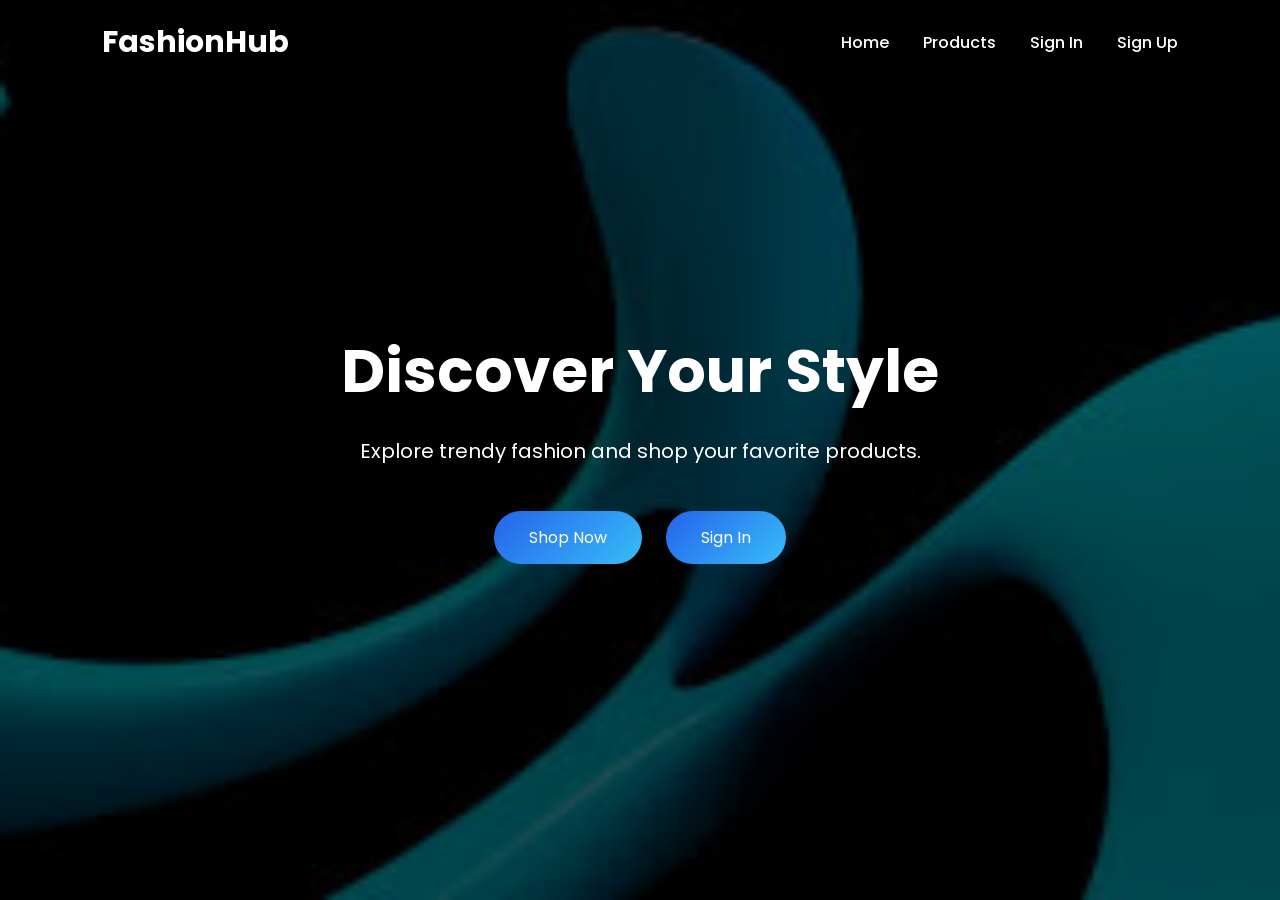
<file: index.html>
<!DOCTYPE html>
<html lang="en">
<head>
    <meta charset="UTF-8">
    <meta name="viewport" content="width=device-width, initial-scale=1.0">
    <title>FashionHub</title>

    <link rel="stylesheet" href="style.css">
</head>
<body>

    <header>

        <div class="logo">FashionHub</div>

        <nav>
            <a href="index.html">Home</a>
            <a href="body.html">Products</a>
            <a href="sign_in.html">Sign In</a>
            <a href="signUp.html">Sign Up</a>
        </nav>

    </header>


    <section class="hero">

        <div>

            <h1>Discover Your Style</h1>

            <p>
                Explore trendy fashion and shop your favorite products.
            </p>

            <a href="body.html" class="btn">
                Shop Now
            </a>

            <a href="sign_in.html" class="btn">
                Sign In
            </a>

        </div>

    </section>

</body>
</html>
</file>
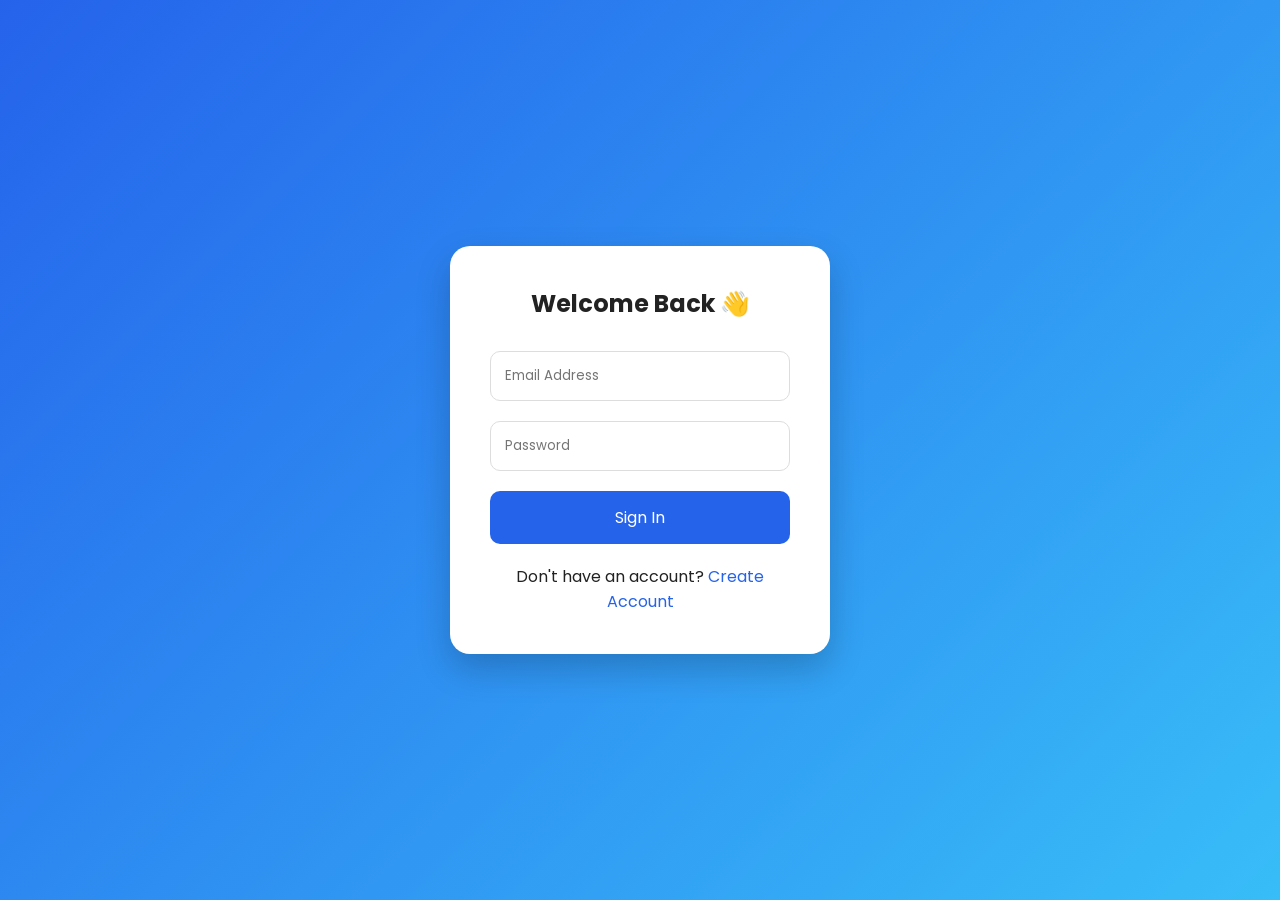
<file: sign_in.html>
<!DOCTYPE html>
<html lang="en">
<head>
    <meta charset="UTF-8">
    <meta name="viewport" content="width=device-width, initial-scale=1.0">
    <title>Sign In | FashionHub</title>

    <link rel="stylesheet" href="style.css">
</head>

<body class="form-page">

    <div class="form-box">

        <h2>Welcome Back 👋</h2>

        <form action="body.html">

            <div class="input-box">
                <input type="email" placeholder="Email Address" required>
            </div>

            <div class="input-box">
                <input type="password" placeholder="Password" required>
            </div>

            <button class="form-btn">
                Sign In
            </button>

        </form>

        <p>
            Don't have an account?
            <a href="signUp.html">Create Account</a>
        </p>

    </div>

</body>
</html>
</file>
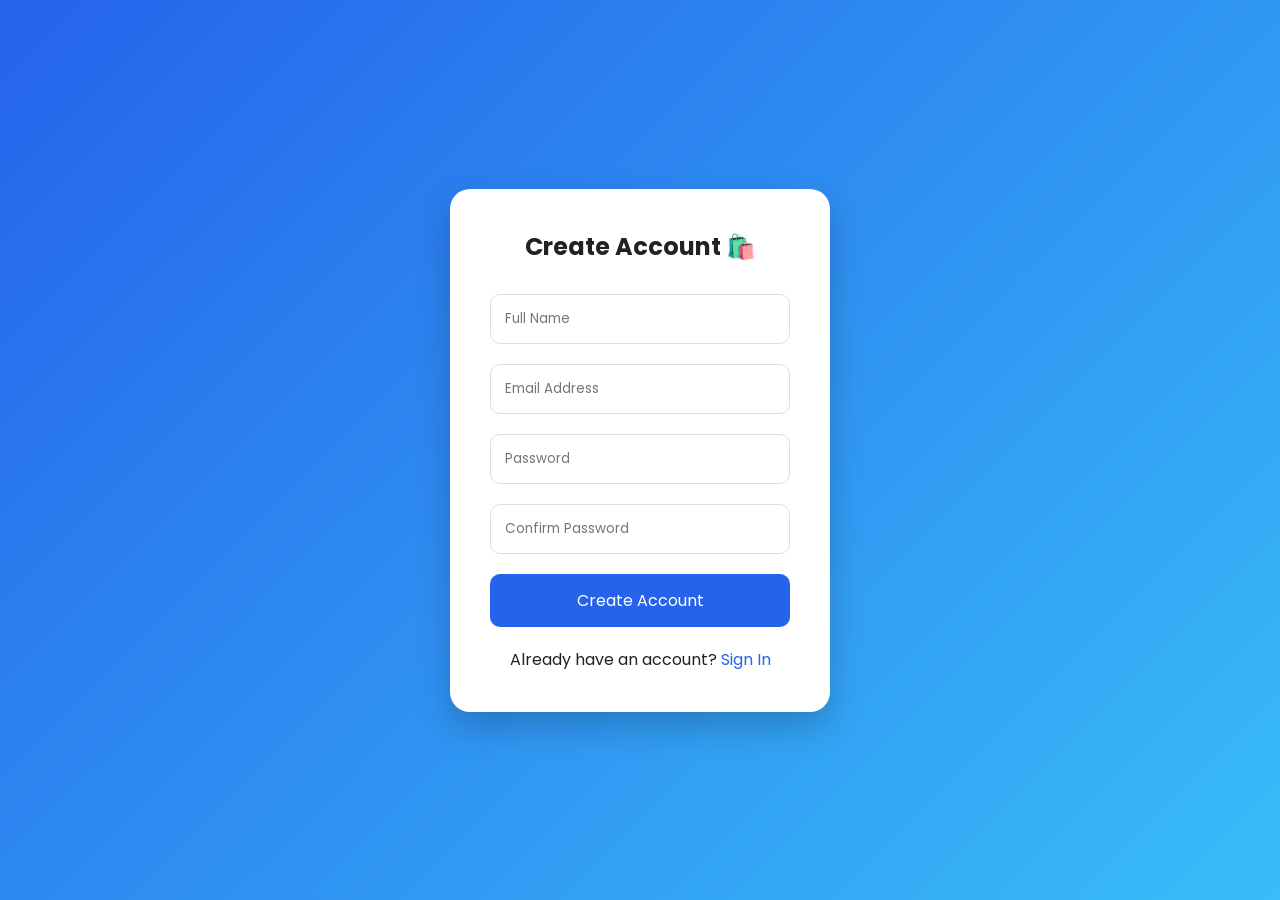
<file: signUp.html>
<!DOCTYPE html>
<html lang="en">
<head>
    <meta charset="UTF-8">
    <meta name="viewport" content="width=device-width, initial-scale=1.0">
    <title>Create Account | FashionHub</title>

    <link rel="stylesheet" href="style.css">
</head>

<body class="form-page">

    <div class="form-box">

        <h2>Create Account 🛍️</h2>

        <form action="sign_in.html">

            <div class="input-box">
                <input type="text" placeholder="Full Name" required>
            </div>

            <div class="input-box">
                <input type="email" placeholder="Email Address" required>
            </div>

            <div class="input-box">
                <input type="password" placeholder="Password" required>
            </div>

            <div class="input-box">
                <input type="password" placeholder="Confirm Password" required>
            </div>

            <button class="form-btn">
                Create Account
            </button>

        </form>

        <p>
            Already have an account?
            <a href="sign_in.html">Sign In</a>
        </p>

    </div>

</body>
</html>
</file>
<file: style.css>
/* Google Font */
@import url('https://fonts.googleapis.com/css2?family=Poppins:wght@300;400;500;600;700&display=swap');

*{
    margin:0;
    padding:0;
    box-sizing:border-box;
    font-family:'Poppins',sans-serif;
}

html{
    scroll-behavior:smooth;
}

body{
    background:#f5f7fb;
    color:#222;
}

/* Navbar */

header{
    width:100%;
    padding:20px 8%;
    display:flex;
    justify-content:space-between;
    align-items:center;
    position:absolute;
    top:0;
    left:0;
    z-index:100;
}

.logo{
    font-size:30px;
    font-weight:700;
    color:white;
}

nav a{
    text-decoration:none;
    color:white;
    margin-left:30px;
    font-weight:500;
    transition:.3s;
}

nav a:hover{
    color:#38bdf8;
}

/* Hero Section */

.hero{
    width:100%;
    height:100vh;
    background:
    linear-gradient(rgba(0,0,0,.55),rgba(0,0,0,.55)),
    url("back.png");
    background-size:cover;
    background-position:center;
    display:flex;
    justify-content:center;
    align-items:center;
    text-align:center;
    color:white;
}

.hero h1{
    font-size:60px;
    margin-bottom:20px;
}

.hero p{
    font-size:20px;
    margin-bottom:35px;
}

.btn{
    display:inline-block;
    padding:14px 35px;
    border-radius:40px;
    text-decoration:none;
    color:white;
    background:linear-gradient(135deg,#2563eb,#38bdf8);
    margin:10px;
    transition:.3s;
}

.btn:hover{
    transform:translateY(-5px);
    box-shadow:0 10px 25px rgba(0,0,0,.3);
}

/* Form Pages */

.form-page{
    height:100vh;
    display:flex;
    justify-content:center;
    align-items:center;
    background:linear-gradient(135deg,#2563eb,#38bdf8);
}

.form-box{
    width:380px;
    background:white;
    padding:40px;
    border-radius:20px;
    box-shadow:0 15px 35px rgba(0,0,0,.2);
}
.form-box{
    animation: popup .8s ease;
}

@keyframes popup{

    from{
        opacity:0;
        transform:translateY(40px);
    }

    to{
        opacity:1;
        transform:translateY(0);
    }

}

.form-box h2{
    text-align:center;
    margin-bottom:30px;
}

.input-box{
    margin-bottom:20px;
}

.input-box input{
    width:100%;
    padding:14px;
    border:1px solid #ddd;
    border-radius:10px;
    outline:none;
    transition:.3s;
}

.input-box input:focus{
    border-color:#2563eb;
}

.form-btn{
    width:100%;
    padding:14px;
    border:none;
    border-radius:10px;
    background:#2563eb;
    color:white;
    font-size:16px;
    cursor:pointer;
    transition:.3s;
}

.form-btn:hover{
    background:#1d4ed8;
    transform:translateY(-3px);
    box-shadow:0 8px 20px rgba(37,99,235,.35);
}

.form-box p{
    text-align:center;
    margin-top:20px;
}

.form-box a{
    color:#2563eb;
    text-decoration:none;
}

/* Product Page */

.main-header{
    display:flex;
    justify-content:space-between;
    align-items:center;
    padding:20px 8%;
    background:white;
    box-shadow:0 5px 15px rgba(0,0,0,.1);
}

.search{
    width:300px;
    padding:10px 15px;
    border-radius:30px;
    border:1px solid #ddd;
}

.products{
    width:90%;
    margin:50px auto;
    display:grid;
    grid-template-columns:repeat(auto-fit,minmax(250px,1fr));
    gap:30px;
}

.card{
    background:white;
    border-radius:20px;
    overflow:hidden;
    box-shadow:0 10px 20px rgba(0,0,0,.08);
    transition:.3s;
}

.card:hover{
    transform:translateY(-10px);
    box-shadow:0 15px 30px rgba(0,0,0,.15);
}

.card img{
    width:100%;
    height:260px;
    object-fit:cover;
}

.card-content{
    padding:20px;
    text-align:center;
}

.card h3{
    margin-bottom:10px;
}

.price{
    color:#2563eb;
    font-size:20px;
    font-weight:600;
    margin:10px 0;
}

.buy-btn{
    display:inline-block;
    padding:10px 25px;
    border-radius:30px;
    text-decoration:none;
    background:#2563eb;
    color:white;
    transition:.3s;
}

.buy-btn:hover{
    background:#1d4ed8;
}

footer{
    text-align:center;
    padding:20px;
    background:#111827;
    color:white;
}
</file>
